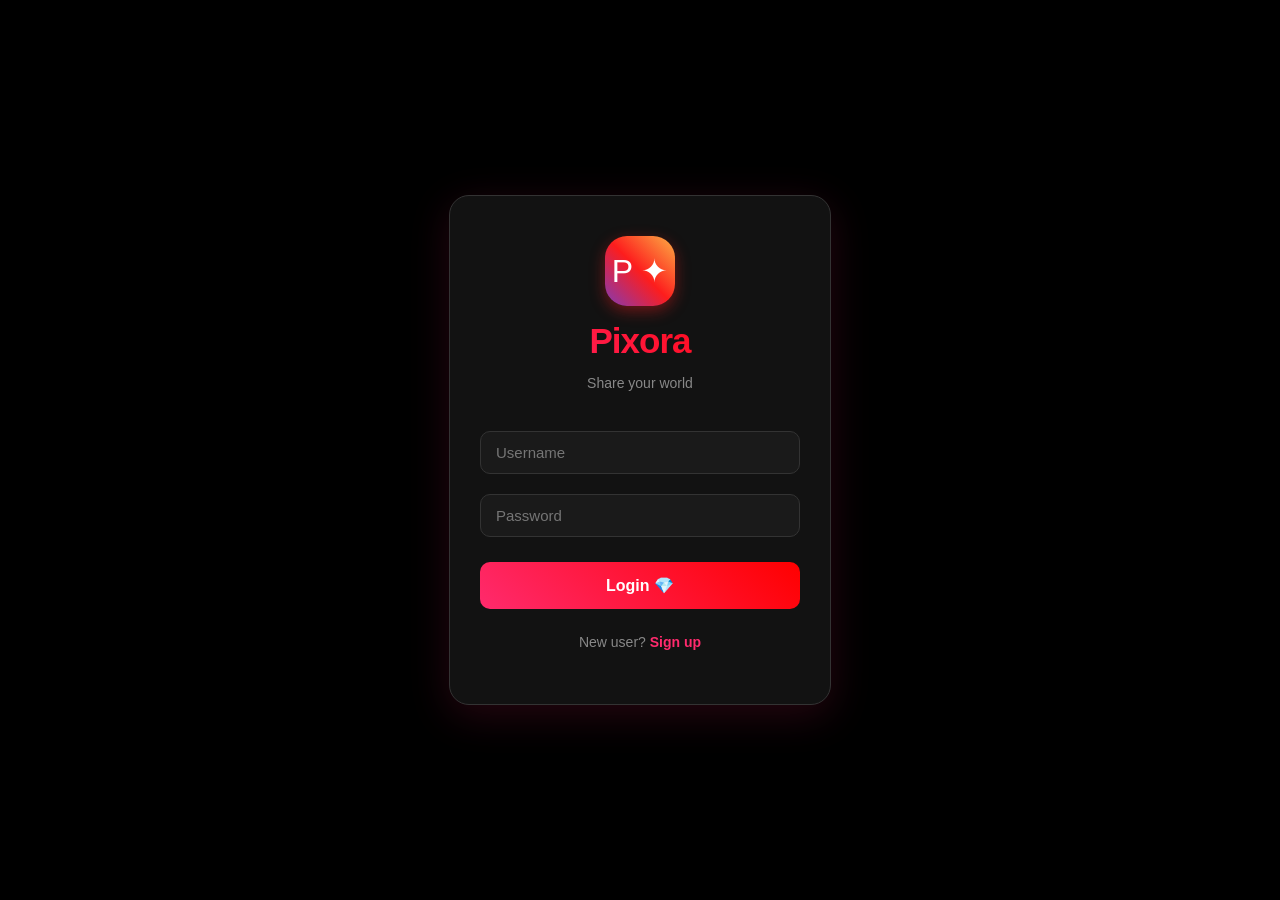
<file: index.html>
<!DOCTYPE html>
<html lang="en">
<head>
    <meta charset="UTF-8">
    <meta name="viewport" content="width=device-width, initial-scale=1.0">
    <title>Pixora - Login</title>
    <style>
        /* 🔱 THE SOVEREIGN INTERNAL CSS */
        body {
            margin: 0;
            font-family: -apple-system, BlinkMacSystemFont, "Segoe UI", Roboto, Helvetica, Arial, sans-serif;
            background: #000000; /* Pure Black Background */
            display: flex;
            align-items: center;
            justify-content: center;
            height: 100vh;
            color: white;
        }

        .login-container {
            width: 320px;
            text-align: center;
            background: #121212; /* Dark Grey Container */
            padding: 40px 30px;
            border-radius: 20px;
            box-shadow: 0 10px 40px rgba(255, 42, 109, 0.15);
            border: 1px solid #333;
        }

        .icon {
            font-size: 32px;
            background: linear-gradient(45deg, #833ab4, #fd1d1d, #fcb045);
            color: white;
            width: 70px;
            height: 70px;
            border-radius: 22px; /* Squircle look */
            display: flex;
            align-items: center;
            justify-content: center;
            margin: 0 auto 15px;
            box-shadow: 0 5px 15px rgba(253, 29, 29, 0.4);
        }

        .logo h1 {
            margin: 0;
            font-size: 35px;
            font-weight: 800;
            letter-spacing: -1px;
            background: linear-gradient(45deg, #ff2a6d, #ff0000);
            -webkit-background-clip: text;
            color: transparent;
        }

        .logo p {
            color: #888;
            font-size: 14px;
            margin-bottom: 30px;
        }

        /* 🦾 Input Styling */
        input {
            width: 100%;
            padding: 12px 15px;
            margin: 10px 0;
            background: #1a1a1a;
            border: 1px solid #333;
            border-radius: 10px;
            color: white;
            font-size: 15px;
            box-sizing: border-box;
            transition: 0.3s;
        }

        input:focus {
            outline: none;
            border-color: #ff2a6d;
            background: #222;
        }

        /* 🦾 Button Styling */
        button {
            background: linear-gradient(45deg, #ff2a6d, #ff0000);
            color: white;
            border: none;
            padding: 14px;
            width: 100%;
            border-radius: 10px;
            cursor: pointer;
            font-size: 16px;
            font-weight: bold;
            margin-top: 15px;
            transition: 0.3s;
        }

        button:hover {
            transform: scale(1.02);
            box-shadow: 0 5px 20px rgba(255, 0, 0, 0.4);
        }

        .signup {
            margin-top: 25px;
            font-size: 14px;
            color: #888;
        }

        .signup a {
            color: #ff2a6d;
            text-decoration: none;
            font-weight: bold;
        }
    </style>
</head>

<body>

<div class="login-container">
    <div class="logo">
        <div class="icon">P ✦</div>
        <h1>Pixora</h1>
        <p>Share your world</p>
    </div>

    <input id="username" placeholder="Username" autocomplete="off">
    <input id="password" type="password" placeholder="Password">

    <button onclick="login()">Login 💎</button>

    <p class="signup">
        New user? <a href="signup.html">Sign up</a>
    </p>
</div>

<script src="app.js"></script>

</body>
</html>
</file>
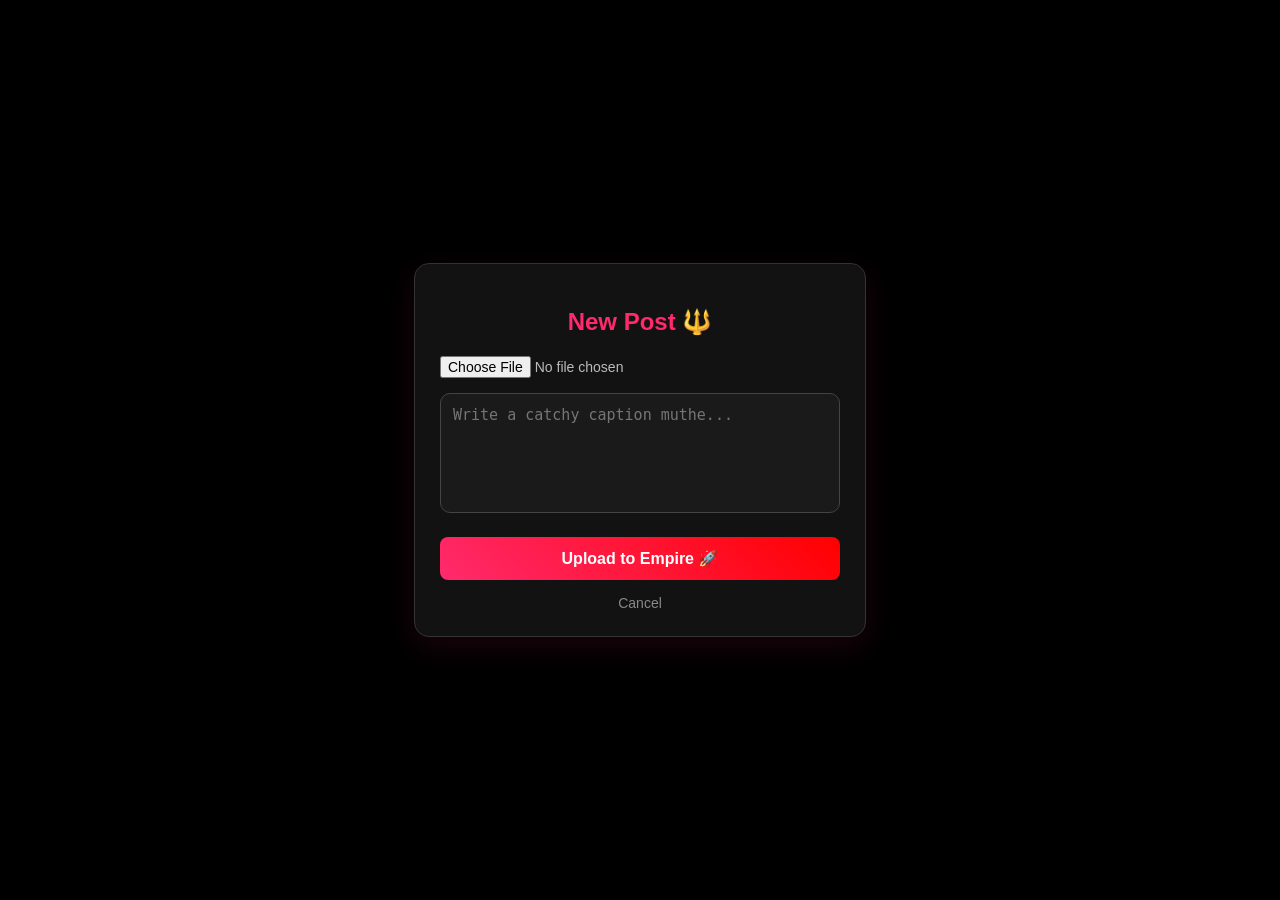
<file: create.html>
<!DOCTYPE html>
<html lang="en">
<head>
    <meta charset="UTF-8">
    <meta name="viewport" content="width=device-width, initial-scale=1.0">
    <title>Pixora - Create Post</title>
    <style>
        /* 🔱 INTERNAL PREMIUM CSS */
        body {
            margin: 0;
            font-family: -apple-system, sans-serif;
            background: #000000; /* Pure Black Background */
            color: white;
            display: flex;
            flex-direction: column;
            align-items: center;
            justify-content: center;
            height: 100vh;
        }

        .create-container {
            width: 90%;
            max-width: 400px;
            background: #121212; /* Dark Grey Container */
            padding: 25px;
            border-radius: 15px;
            box-shadow: 0 10px 30px rgba(255, 42, 109, 0.1);
            border: 1px solid #333;
            text-align: center;
        }

        h2 {
            margin-bottom: 20px;
            color: #ff2a6d; /* Sovereign Pink-Red */
            font-size: 24px;
        }

        /* 🦾 File Input Styling */
        input[type="file"] {
            margin-bottom: 15px;
            color: #bbb;
            font-size: 14px;
            width: 100%;
        }

        /* 🦾 Caption Box */
        textarea {
            width: 100%;
            height: 120px;
            background: #1a1a1a;
            border: 1px solid #444;
            border-radius: 10px;
            color: white;
            padding: 12px;
            font-size: 15px;
            resize: none;
            box-sizing: border-box;
            margin-bottom: 20px;
        }

        textarea:focus {
            outline: none;
            border-color: #ff2a6d;
        }

        /* 🦾 Upload Button */
        button {
            background: linear-gradient(45deg, #ff2a6d, #ff0000);
            color: white;
            border: none;
            padding: 12px;
            width: 100%;
            border-radius: 8px;
            font-size: 16px;
            font-weight: bold;
            cursor: pointer;
            transition: 0.3s;
        }

        button:hover {
            transform: scale(1.02);
            box-shadow: 0 5px 15px rgba(255, 0, 0, 0.4);
        }

        .back-link {
            margin-top: 15px;
            display: block;
            color: #888;
            text-decoration: none;
            font-size: 14px;
        }
    </style>
</head>
<body>

    <div class="create-container">
        <h2>New Post 🔱</h2>

        <input type="file" id="postImage" accept="image/*">

        <textarea id="caption" placeholder="Write a catchy caption muthe..."></textarea>

        <button onclick="createPost()">Upload to Empire 🚀</button>

        <a href="home.html" class="back-link">Cancel</a>
    </div>

    <script src="app.js"></script>

</body>
</html>
</file>
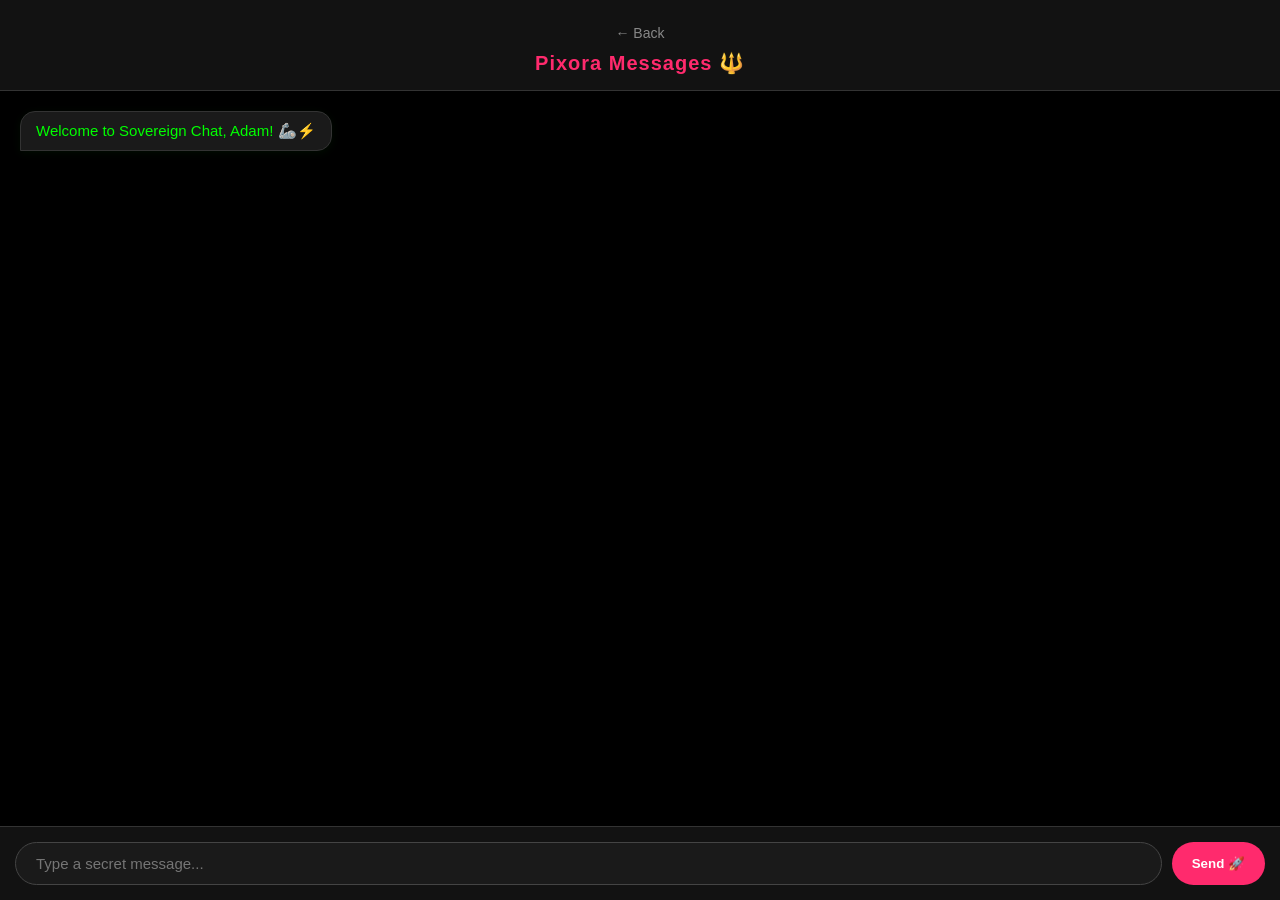
<file: message.html>
<!DOCTYPE html>
<html lang="en">
<head>
    <meta charset="UTF-8">
    <meta name="viewport" content="width=device-width, initial-scale=1.0">
    <title>Pixora - Messages</title>
    <style>
        /* 🔱 INTERNAL PREMIUM CSS */
        body {
            margin: 0;
            font-family: -apple-system, sans-serif;
            background: #000000;
            color: white;
            display: flex;
            flex-direction: column;
            height: 100vh;
        }

        /* 🔱 Header */
        .chat-header {
            padding: 15px;
            background: #121212;
            border-bottom: 1px solid #333;
            text-align: center;
        }

        .chat-header h2 {
            margin: 0;
            font-size: 20px;
            color: #ff2a6d;
            letter-spacing: 1px;
        }

        /* 🔱 Chat Area */
        #chat {
            flex: 1;
            padding: 20px;
            overflow-y: auto;
            display: flex;
            flex-direction: column;
            gap: 10px;
        }

        /* 🦾 Message Bubbles */
        .msg-bubble {
            background: #1a1a1a;
            color: #00ff00; /* Hacker Green / Matrix style */
            padding: 10px 15px;
            border-radius: 15px 15px 15px 0px;
            max-width: 80%;
            align-self: flex-start;
            font-size: 15px;
            border: 0.5px solid #333;
            box-shadow: 0 2px 10px rgba(0, 255, 0, 0.05);
            word-wrap: break-word;
        }

        /* 🔱 Input Area */
        .input-area {
            padding: 15px;
            background: #121212;
            display: flex;
            gap: 10px;
            border-top: 1px solid #333;
            position: sticky;
            bottom: 0;
        }

        input {
            flex: 1;
            background: #1a1a1a;
            border: 1px solid #444;
            border-radius: 25px;
            color: white;
            padding: 12px 20px;
            font-size: 15px;
            outline: none;
        }

        input:focus {
            border-color: #ff2a6d;
        }

        button {
            background: #ff2a6d;
            color: white;
            border: none;
            padding: 0 20px;
            border-radius: 25px;
            font-weight: bold;
            cursor: pointer;
            transition: 0.3s;
        }

        button:hover {
            transform: scale(1.05);
            background: #ff0000;
        }
        
        .back-nav {
            padding: 10px;
            color: #888;
            text-decoration: none;
            font-size: 14px;
            display: inline-block;
        }
    </style>
</head>

<body>

    <div class="chat-header">
        <a href="home.html" class="back-nav">← Back</a>
        <h2>Pixora Messages 🔱</h2>
    </div>

    <div id="chat">
        <div class="msg-bubble">Welcome to Sovereign Chat, Adam! 🦾⚡️</div>
    </div>

    <div class="input-area">
        <input id="msg" placeholder="Type a secret message..." onkeydown="if(event.key==='Enter') send()">
        <button onclick="send()">Send 🚀</button>
    </div>

    <script>
        function send() {
            let input = document.getElementById("msg");
            let text = input.value;
            if (text.trim() === "") return;

            let chat = document.getElementById("chat");
            let div = document.createElement("div");
            div.className = "msg-bubble";
            div.innerText = text;
            
            chat.appendChild(div);
            input.value = ""; // Clear input
            
            // Auto scroll to bottom
            chat.scrollTop = chat.scrollHeight;
        }
    </script>

</body>
</html>
</file>
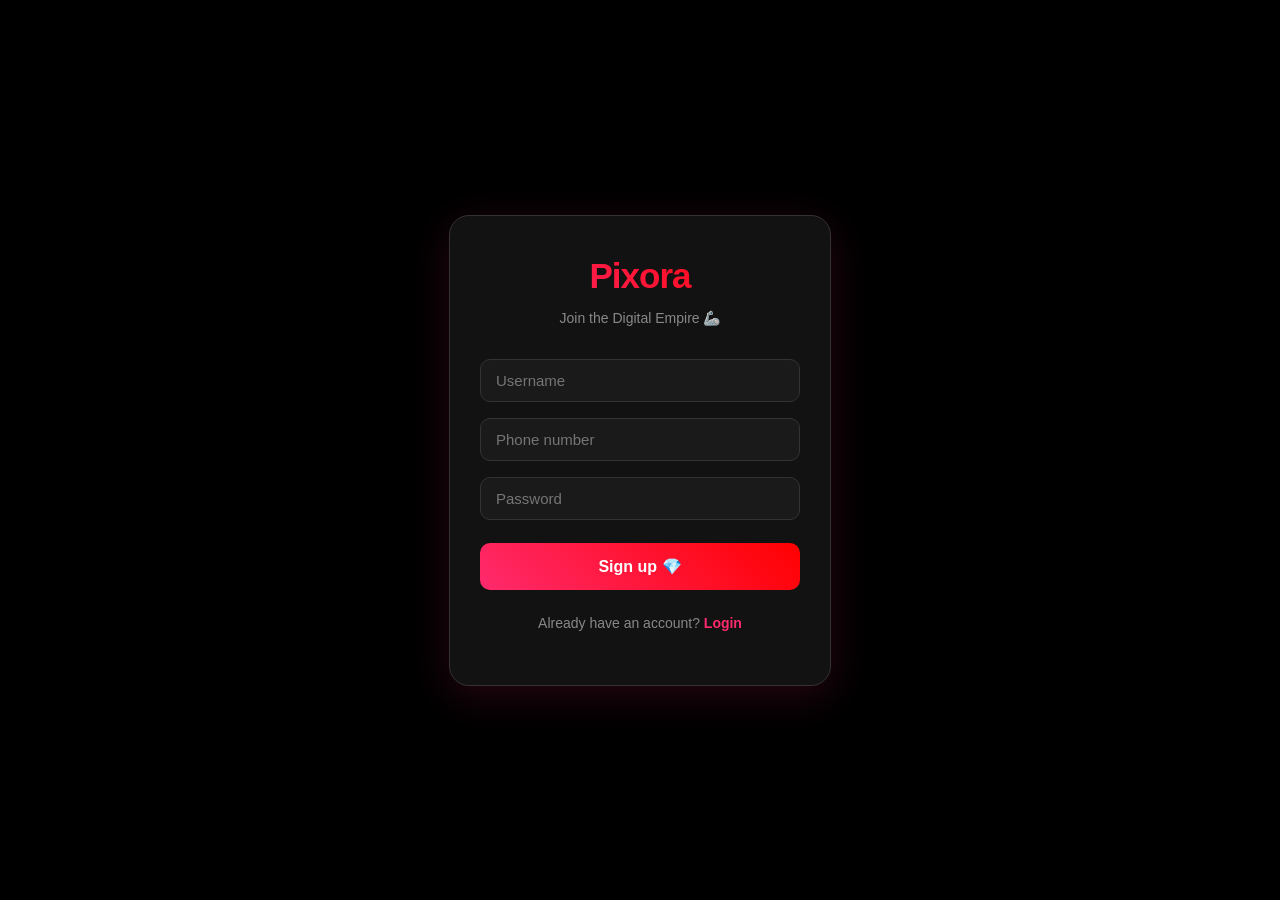
<file: signup.html>
<!DOCTYPE html>
<html lang="en">
<head>
    <meta charset="UTF-8">
    <meta name="viewport" content="width=device-width, initial-scale=1.0">
    <title>Pixora - Join the Empire</title>
    <style>
        /* 🔱 THE SOVEREIGN INTERNAL CSS */
        body {
            margin: 0;
            font-family: -apple-system, BlinkMacSystemFont, "Segoe UI", Roboto, sans-serif;
            background: #000000; /* Pure Black */
            display: flex;
            align-items: center;
            justify-content: center;
            height: 100vh;
            color: white;
        }

        .signup-container {
            width: 320px;
            text-align: center;
            background: #121212; /* Dark Grey Box */
            padding: 40px 30px;
            border-radius: 20px;
            box-shadow: 0 10px 40px rgba(255, 42, 109, 0.15);
            border: 1px solid #333;
        }

        h1 {
            margin: 0 0 10px 0;
            font-size: 35px;
            font-weight: 800;
            background: linear-gradient(45deg, #ff2a6d, #ff0000);
            -webkit-background-clip: text;
            color: transparent;
            letter-spacing: -1px;
        }

        p.subtitle {
            color: #888;
            font-size: 14px;
            margin-bottom: 25px;
        }

        /* 🦾 Input Fields */
        input {
            width: 100%;
            padding: 12px 15px;
            margin: 8px 0;
            background: #1a1a1a;
            border: 1px solid #333;
            border-radius: 10px;
            color: white;
            font-size: 15px;
            box-sizing: border-box;
            transition: 0.3s;
        }

        input:focus {
            outline: none;
            border-color: #ff2a6d;
            background: #222;
        }

        /* 🦾 Signup Button */
        button {
            background: linear-gradient(45deg, #ff2a6d, #ff0000);
            color: white;
            border: none;
            padding: 14px;
            width: 100%;
            border-radius: 10px;
            cursor: pointer;
            font-size: 16px;
            font-weight: bold;
            margin-top: 15px;
            transition: 0.3s;
        }

        button:hover {
            transform: scale(1.02);
            box-shadow: 0 5px 20px rgba(255, 0, 0, 0.4);
        }

        .login-link {
            margin-top: 25px;
            font-size: 14px;
            color: #888;
        }

        .login-link a {
            color: #ff2a6d;
            text-decoration: none;
            font-weight: bold;
        }
    </style>
</head>

<body>

<div class="signup-container">
    <h1>Pixora</h1>
    <p class="subtitle">Join the Digital Empire 🦾</p>

    <input type="text" id="new-username" placeholder="Username" autocomplete="off">
    <input type="text" id="phone" placeholder="Phone number">
    <input type="password" id="new-password" placeholder="Password">

    <button type="button" onclick="signup()">Sign up 💎</button>

    <p class="login-link">
        Already have an account? <a href="index.html">Login</a>
    </p>
</div>

<script src="app.js"></script>

</body>
</html>
</file>
